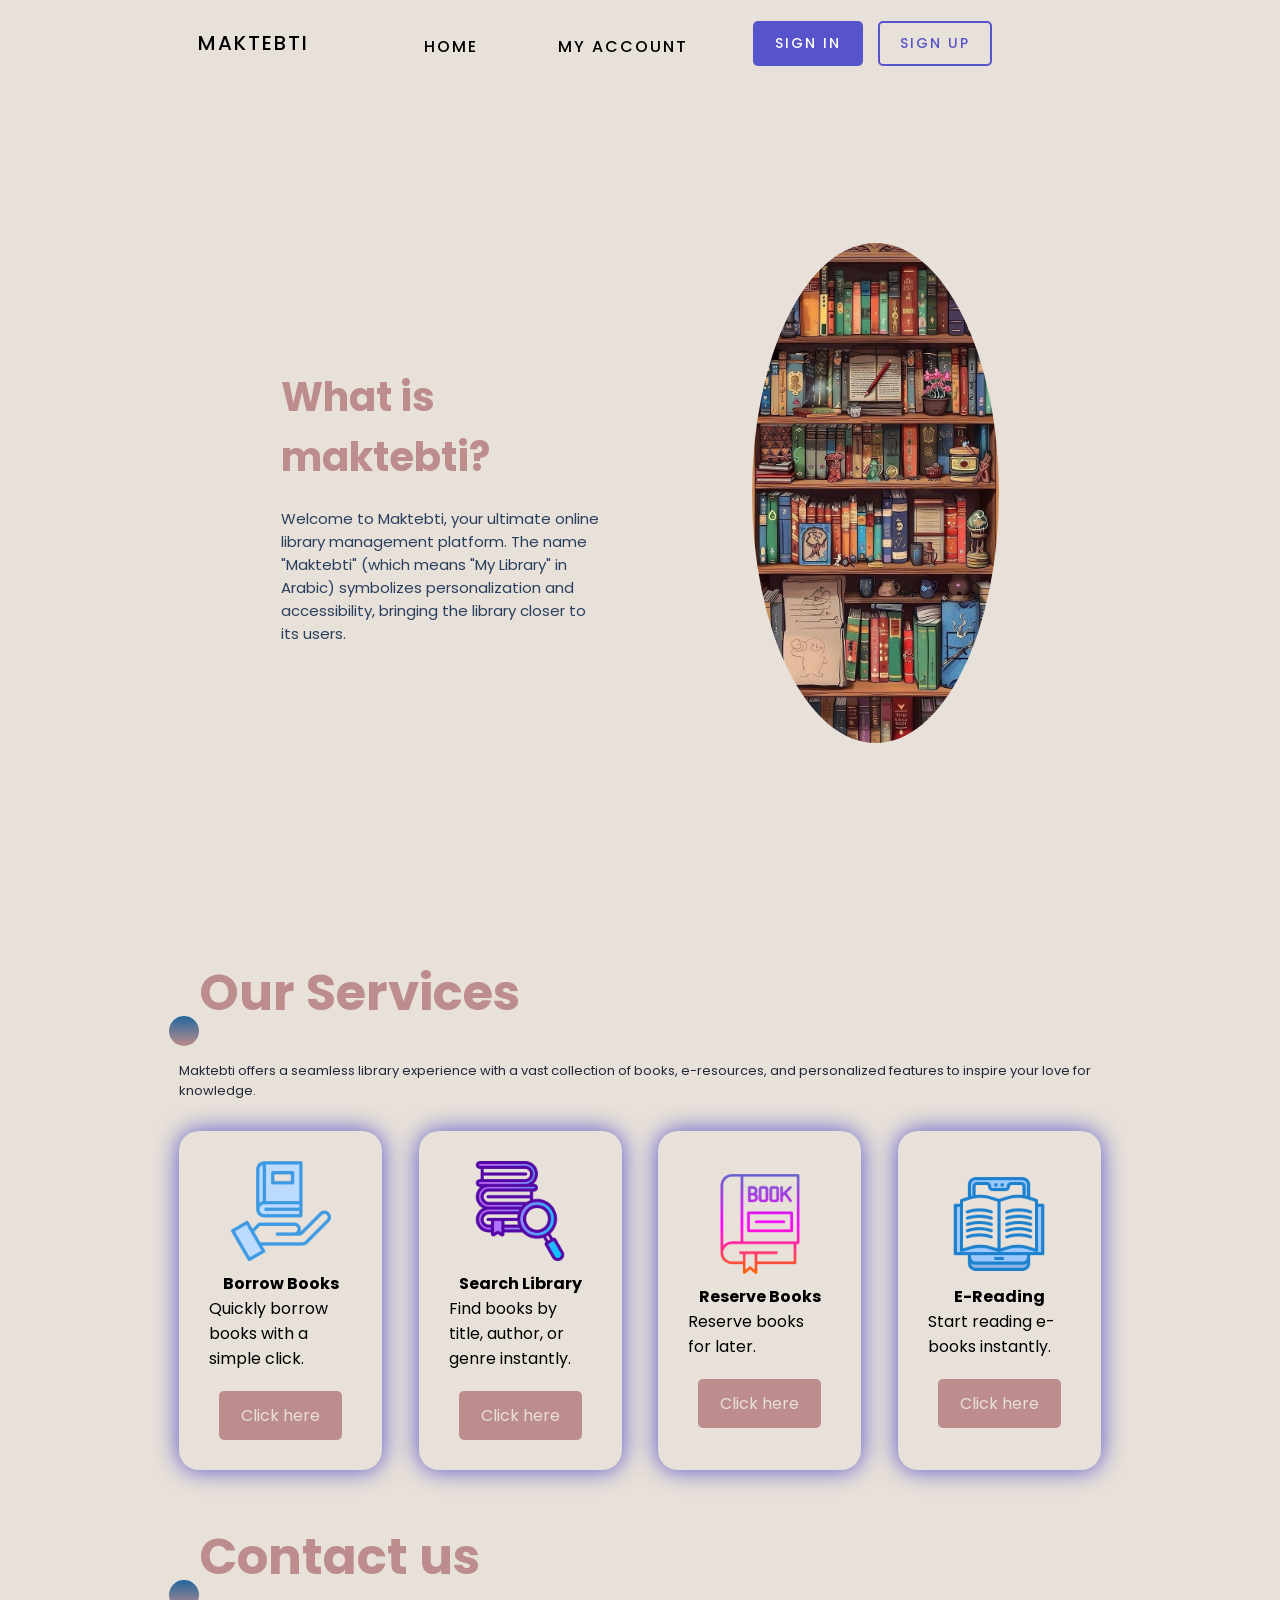
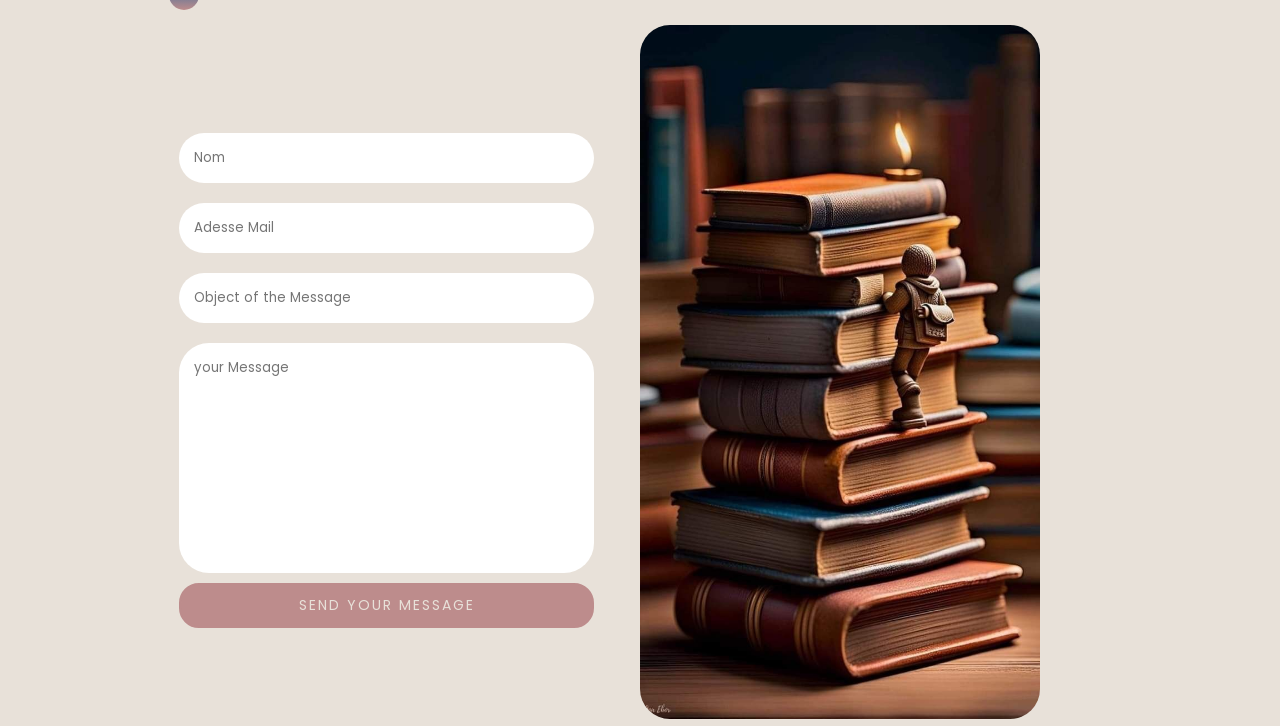
<file: index.html>
<!DOCTYPE html>
<html lang="en">
	<head>
		<meta charset="UTF-8">
    	<meta http-equiv="X-UA-Compatible" content="IE=edge"> 
    	<meta name="viewport" content="width=device-width, initial-scale=1.0">
   		 <link rel="stylesheet" href="style.css"> <link href="https://fonts.googleapis.com/css2?family=Poppins:wght@400;500;600&display=swap" rel="stylesheet">
		<title>Gestion d’une bibliothèque</title>
		<style type="text/css"></style>
	</head >
	
	<body>
	<!--header-->
		<header>
			<a href="" class="header_logo">Maktebti</a>
			<ul class="header_menu">
				<li><a href='main.html'>home</a></li>
				
				<li><a href='#my-account-modal'>My Account</a></li>
				
        	</ul>
        	<div class="header_buttons">
        		<a href="#sign-in-modal">sign in </a>
        		<a href="#sign-up-modal">sign up </a>
        	</div>
    	</header>
    <!--header-->
 	<!-- Sign In Modal -->
	<div id="sign-in-modal" class="modal">
		<div class="modal-content">
			<a href="#" class="close">&times;</a>
			<h2>Sign In</h2>
			<form>
				<label for="sign-in-username">Username:</label>
				<input type="text" id="sign-in-username" placeholder="Enter your username" required>
				
				<label for="sign-in-password">Password:</label>
				<input type="password" id="sign-in-password" placeholder="Enter your password" required>
				
				<button type="submit">Sign In</button>
			</form>
		</div>
	</div>

	<!-- Sign Up Modal -->
	<div id="sign-up-modal" class="modal">
		<div class="modal-content">
			<a href="#" class="close">&times;</a>
			<h2>Sign Up</h2>
			<form>
				<label for="sign-up-username">Username:</label>
				<input type="text" id="sign-up-username" placeholder="Choose a username" required>
			
				<label for="sign-up-password">Password:</label>
				<input type="password" id="sign-up-password" placeholder="Choose a password" required>
			
				<label for="sign-up-email">Email:</label>
				<input type="email" id="sign-up-email" placeholder="Enter your email" required>
			
				<button type="submit">Sign Up</button>
			</form>
		</div>
	</div>
	<!-- My Account Modal -->
	<div id="my-account-modal" class="modal">
		<div class="modal-content">
			<a href="#" class="close">&times;</a>
			<h2>My Account</h2>

			<!-- Account Information -->
			<div class="account-info">
				<label for="account-username">Username:</label>
				<input type="text" id="account-username" placeholder="Your username" value="JohnDoe" disabled>

				<label for="account-email">Email:</label>
				<input type="email" id="account-email" placeholder="Your email" value="john.doe@example.com" required>

				<label for="account-password">Password:</label>
				<input type="password" id="account-password" placeholder="Your password" required>
			</div>

			<!-- Account Statistics -->
			<div class="account-stats">
				<h3>Account Statistics</h3>
				<div class="stat">
					<label>Books Read:</label>
					<span>15</span>
				</div>
				<div class="stat">
					<label>Saved Books:</label>
					<span>8</span>
				</div>
				<div class="stat">
					<label>Last Search:</label>
				</div>
			</div>

			<!-- Save Changes Button -->
			<button type="submit">Save Changes</button>
		</div>
	</div>

	<!--home-->
    <section class="home">
        <div class="left_right">
            <div class="left">
                <h1>What is maktebti?</h1>
                <p>Welcome to Maktebti, your ultimate online library management platform. The name "Maktebti"
					 (which means "My Library" in Arabic) symbolizes personalization and accessibility, bringing 
					 the library closer to its users.</p>
                
            </div>
            <div class="right">
                <img src="photo/img1.jpg">
            </div>
        </div>
    </section>

	<!-- Services Section -->
	<article class="services">
		<h1 class="title">Our Services</h1>
		<p class="small_title">Maktebti offers a seamless library experience with a vast collection of books, e-resources, and personalized features to inspire your love for knowledge.</p>
		<div class="list_services">
			<!-- Borrow Book -->
			<div class="serv">
				<img src="photo/borrow-icon.png" alt="Borrow">
				<h4>Borrow Books</h4>
				<p>Quickly borrow books with a simple click.</p>
				<button class="modal-btn borrow-btn">Click here</button>
				<div class="modal borrow-modal">
					<div class="modal-content">
						<label for="borrow-modal" class="close-btn">&times;</label>
						<h2>Borrow a Book</h2>
						<form action="#">
							<label for="borrow-book-name">Book Name:</label>
							<input type="text" id="borrow-book-name" placeholder="Enter book name" required>
							<label for="borrow-author-name">Author Name:</label>
							<input type="text" id="borrow-author-name" placeholder="Enter author name" required>
							<button type="submit" class="action-btn">Borrow</button>
						</form>
					</div>
				</div>
			</div>
	
			<!-- Search Library -->
			<div class="serv">
				<img src="photo/Search-Library.png" alt="Search">
				<h4>Search Library</h4>
				<p>Find books by title, author, or genre instantly.</p>
				<button class="modal-btn search-btn">Click here</button>
				<div class="modal search-modal">
					<div class="modal-content">
						<label for="search-modal" class="close-btn">&times;</label>
						<h2>Search Books</h2>
						<form action="#">
							<label for="search-book">Book Name:</label>
							<input type="text" id="search-book" placeholder="Enter book name" required>
							<button type="submit" class="action-btn">Search</button>
						</form>
					</div>
				</div>
			</div>
	
			<!-- Reserve Book -->
			<div class="serv">
				<img src="photo/reserve-book.png" alt="Reserve">
				<h4>Reserve Books</h4>
				<p>Reserve books for later.</p>
				<button class="modal-btn reserve-btn">Click here</button>
				<div class="modal reserve-modal">
					<div class="modal-content">
						<label for="reserve-modal" class="close-btn">&times;</label>
						<h2>Reserve a Book</h2>
						<form action="#">
							<label for="reserve-book-name">Book Name:</label>
							<input type="text" id="reserve-book-name" placeholder="Enter book name" required>
							<label for="reserve-author-name">Author Name:</label>
							<input type="text" id="reserve-author-name" placeholder="Enter author name" required>
							<button type="submit" class="action-btn">Reserve</button>
						</form>
					</div>
				</div>
			</div>
	
			<!-- E-Reading -->
			<div class="serv">
				<img src="photo/ebook.png" alt="E-Reading">
				<h4>E-Reading</h4>
				<p>Start reading e-books instantly.</p>
				<button class="modal-btn ebook-btn">Click here</button>
				<div class="modal ebook-modal">
					<div class="modal-content">
						<label for="ebook-modal" class="close-btn">&times;</label>
						<h2>Start Reading</h2>
						<form action="#">
							<label for="ebook-name">Book Name:</label>
							<input type="text" id="ebook-name" placeholder="Enter book name" required>
							<label for="ebook-author">Author Name:</label>
							<input type="text" id="ebook-author" placeholder="Enter author name" required>
							<button type="submit" class="action-btn">Start Reading</button>
						</form>
					</div>
				</div>
			</div>
		</div>
	</article>
	
	<!--contact-->
	<section class="contact">
		<h1 class="title">Contact us</h1>
		<div class="form-image">
			<form>
				<input type="text" placeholder="Nom">
				<input type="text" placeholder="Adesse Mail">
				<input type="text" placeholder="Object of the Message">
				<textarea id="" cols="30" rows="10" placeholder="your Message"></textarea>
				<button class="button_link">
					<a href="#">send your message</a>
				</button>
			</form>
			<div class="image">
				<img src="photo/contact-us.jpg" alt="contact">
			</div>
		</div>
	</section>
	<div style="margin-top:500px"></div>
	</body>
</html>
</file>
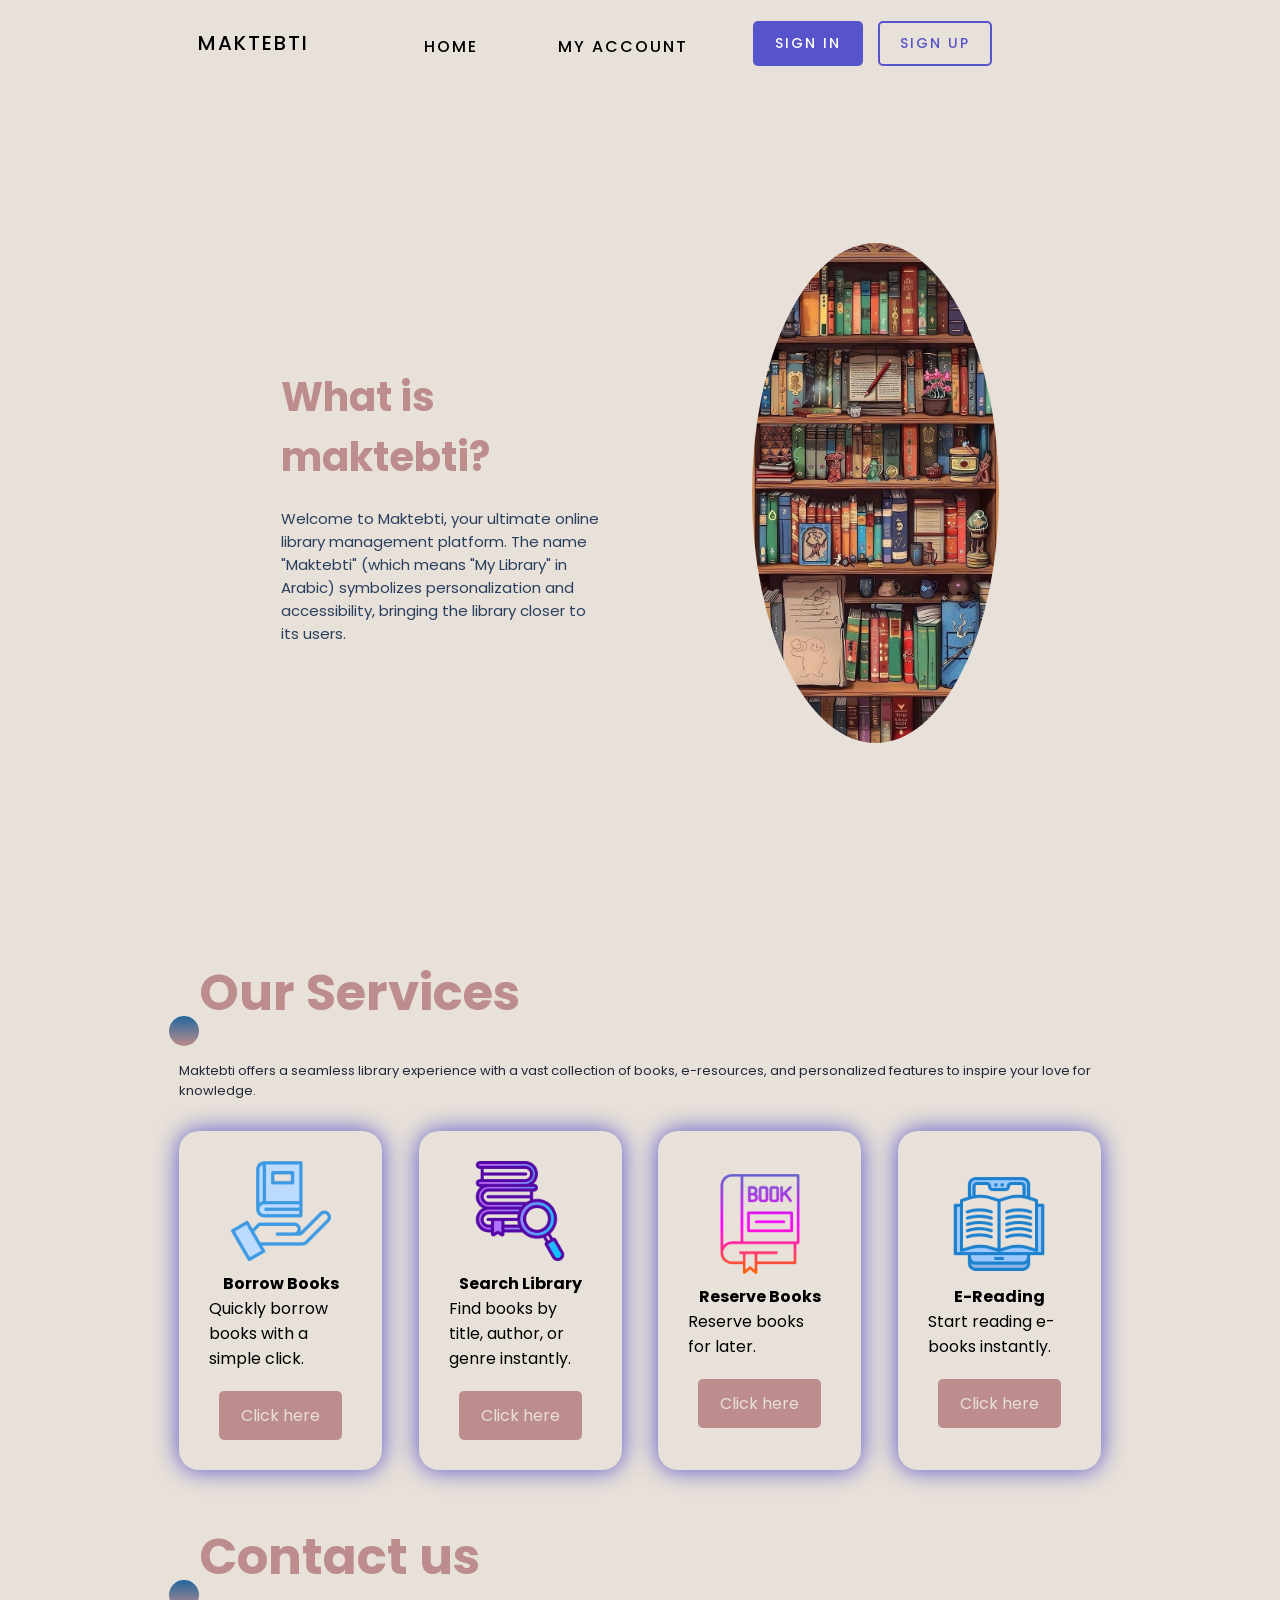
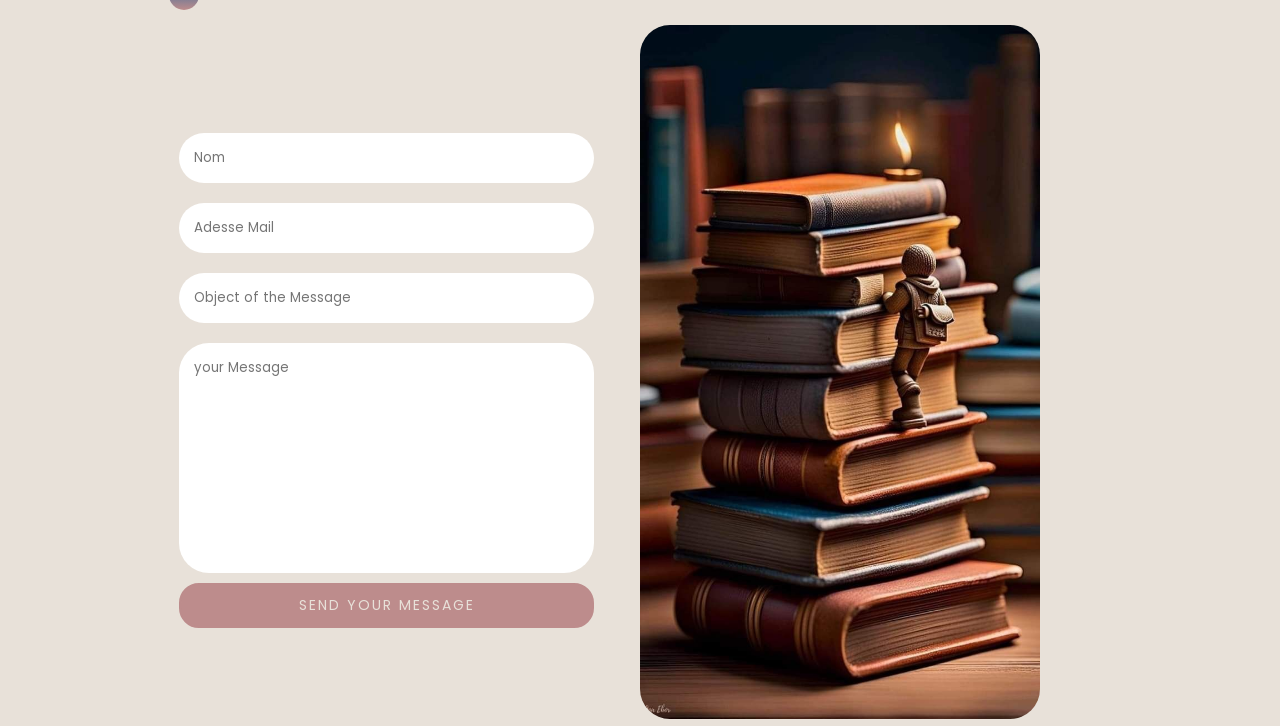
<file: main.html>
<!DOCTYPE html>
<html lang="en">
	<head>
		<meta charset="UTF-8">
    	<meta http-equiv="X-UA-Compatible" content="IE=edge"> 
    	<meta name="viewport" content="width=device-width, initial-scale=1.0">
   		 <link rel="stylesheet" href="style.css"> <link href="https://fonts.googleapis.com/css2?family=Poppins:wght@400;500;600&display=swap" rel="stylesheet">
		<title>Gestion d’une bibliothèque</title>
		<style type="text/css"></style>
	</head >
	
	<body>
	<!--header-->
		<header>
			<a href="" class="header_logo">Maktebti</a>
			<ul class="header_menu">
				<li><a href='main.html'>home</a></li>
				
				<li><a href='#my-account-modal'>My Account</a></li>
				
        	</ul>
        	<div class="header_buttons">
        		<a href="#sign-in-modal">sign in </a>
        		<a href="#sign-up-modal">sign up </a>
        	</div>
    	</header>
    <!--header-->
 	<!-- Sign In Modal -->
	<div id="sign-in-modal" class="modal">
		<div class="modal-content">
			<a href="#" class="close">&times;</a>
			<h2>Sign In</h2>
			<form>
				<label for="sign-in-username">Username:</label>
				<input type="text" id="sign-in-username" placeholder="Enter your username" required>
				
				<label for="sign-in-password">Password:</label>
				<input type="password" id="sign-in-password" placeholder="Enter your password" required>
				
				<button type="submit">Sign In</button>
			</form>
		</div>
	</div>

	<!-- Sign Up Modal -->
	<div id="sign-up-modal" class="modal">
		<div class="modal-content">
			<a href="#" class="close">&times;</a>
			<h2>Sign Up</h2>
			<form>
				<label for="sign-up-username">Username:</label>
				<input type="text" id="sign-up-username" placeholder="Choose a username" required>
			
				<label for="sign-up-password">Password:</label>
				<input type="password" id="sign-up-password" placeholder="Choose a password" required>
			
				<label for="sign-up-email">Email:</label>
				<input type="email" id="sign-up-email" placeholder="Enter your email" required>
			
				<button type="submit">Sign Up</button>
			</form>
		</div>
	</div>
	<!-- My Account Modal -->
	<div id="my-account-modal" class="modal">
		<div class="modal-content">
			<a href="#" class="close">&times;</a>
			<h2>My Account</h2>

			<!-- Account Information -->
			<div class="account-info">
				<label for="account-username">Username:</label>
				<input type="text" id="account-username" placeholder="Your username" value="JohnDoe" disabled>

				<label for="account-email">Email:</label>
				<input type="email" id="account-email" placeholder="Your email" value="john.doe@example.com" required>

				<label for="account-password">Password:</label>
				<input type="password" id="account-password" placeholder="Your password" required>
			</div>

			<!-- Account Statistics -->
			<div class="account-stats">
				<h3>Account Statistics</h3>
				<div class="stat">
					<label>Books Read:</label>
					<span>15</span>
				</div>
				<div class="stat">
					<label>Saved Books:</label>
					<span>8</span>
				</div>
				<div class="stat">
					<label>Last Search:</label>
				</div>
			</div>

			<!-- Save Changes Button -->
			<button type="submit">Save Changes</button>
		</div>
	</div>

	<!--home-->
    <section class="home">
        <div class="left_right">
            <div class="left">
                <h1>What is maktebti?</h1>
                <p>Welcome to Maktebti, your ultimate online library management platform. The name "Maktebti"
					 (which means "My Library" in Arabic) symbolizes personalization and accessibility, bringing 
					 the library closer to its users.</p>
                
            </div>
            <div class="right">
                <img src="photo/img1.jpg">
            </div>
        </div>
    </section>

	<!-- Services Section -->
	<article class="services">
		<h1 class="title">Our Services</h1>
		<p class="small_title">Maktebti offers a seamless library experience with a vast collection of books, e-resources, and personalized features to inspire your love for knowledge.</p>
		<div class="list_services">
			<!-- Borrow Book -->
			<div class="serv">
				<img src="photo/borrow-icon.png" alt="Borrow">
				<h4>Borrow Books</h4>
				<p>Quickly borrow books with a simple click.</p>
				<button class="modal-btn borrow-btn">Click here</button>
				<div class="modal borrow-modal">
					<div class="modal-content">
						<label for="borrow-modal" class="close-btn">&times;</label>
						<h2>Borrow a Book</h2>
						<form action="#">
							<label for="borrow-book-name">Book Name:</label>
							<input type="text" id="borrow-book-name" placeholder="Enter book name" required>
							<label for="borrow-author-name">Author Name:</label>
							<input type="text" id="borrow-author-name" placeholder="Enter author name" required>
							<button type="submit" class="action-btn">Borrow</button>
						</form>
					</div>
				</div>
			</div>
	
			<!-- Search Library -->
			<div class="serv">
				<img src="photo/Search-Library.png" alt="Search">
				<h4>Search Library</h4>
				<p>Find books by title, author, or genre instantly.</p>
				<button class="modal-btn search-btn">Click here</button>
				<div class="modal search-modal">
					<div class="modal-content">
						<label for="search-modal" class="close-btn">&times;</label>
						<h2>Search Books</h2>
						<form action="#">
							<label for="search-book">Book Name:</label>
							<input type="text" id="search-book" placeholder="Enter book name" required>
							<button type="submit" class="action-btn">Search</button>
						</form>
					</div>
				</div>
			</div>
	
			<!-- Reserve Book -->
			<div class="serv">
				<img src="photo/reserve-book.png" alt="Reserve">
				<h4>Reserve Books</h4>
				<p>Reserve books for later.</p>
				<button class="modal-btn reserve-btn">Click here</button>
				<div class="modal reserve-modal">
					<div class="modal-content">
						<label for="reserve-modal" class="close-btn">&times;</label>
						<h2>Reserve a Book</h2>
						<form action="#">
							<label for="reserve-book-name">Book Name:</label>
							<input type="text" id="reserve-book-name" placeholder="Enter book name" required>
							<label for="reserve-author-name">Author Name:</label>
							<input type="text" id="reserve-author-name" placeholder="Enter author name" required>
							<button type="submit" class="action-btn">Reserve</button>
						</form>
					</div>
				</div>
			</div>
	
			<!-- E-Reading -->
			<div class="serv">
				<img src="photo/ebook.png" alt="E-Reading">
				<h4>E-Reading</h4>
				<p>Start reading e-books instantly.</p>
				<button class="modal-btn ebook-btn">Click here</button>
				<div class="modal ebook-modal">
					<div class="modal-content">
						<label for="ebook-modal" class="close-btn">&times;</label>
						<h2>Start Reading</h2>
						<form action="#">
							<label for="ebook-name">Book Name:</label>
							<input type="text" id="ebook-name" placeholder="Enter book name" required>
							<label for="ebook-author">Author Name:</label>
							<input type="text" id="ebook-author" placeholder="Enter author name" required>
							<button type="submit" class="action-btn">Start Reading</button>
						</form>
					</div>
				</div>
			</div>
		</div>
	</article>
	
	<!--contact-->
	<section class="contact">
		<h1 class="title">Contact us</h1>
		<div class="form-image">
			<form>
				<input type="text" placeholder="Nom">
				<input type="text" placeholder="Adesse Mail">
				<input type="text" placeholder="Object of the Message">
				<textarea id="" cols="30" rows="10" placeholder="your Message"></textarea>
				<button class="button_link">
					<a href="#">send your message</a>
				</button>
			</form>
			<div class="image">
				<img src="photo/contact-us.jpg" alt="contact">
			</div>
		</div>
	</section>
	<div style="margin-top:500px"></div>
	</body>
</html>
</file>
<file: style.css>
@import url('https://fonts.googleapis.com/css2?family=Poppins:wght@200;300;400;500&display=swap');
*{
    margin: 0;
    padding: 0;
    box-sizing: border-box;
    font-family: 'Poppins', sans-serif;
}

/*scrollbar*/
::-webkit-scrollbar{
    width: 8px;
}
::-webkit-scrollbar-thumb{
    width: 5px;
    background-color: #E8E1D9;
    border-radius: 6px;
}
/* Poppins Regular */
@font-face {
    font-family: 'Poppins';
    src: url('fonts/Poppins-Regular.woff2') format('woff2'),
         url('fonts/Poppins-Regular.woff') format('woff');
    font-weight: 400; /* Regular weight */
    font-style: normal;
}

/* Poppins Medium */
@font-face {
    font-family: 'Poppins';
    src: url('fonts/Poppins-Medium.woff2') format('woff2'),
         url('fonts/Poppins-Medium.woff') format('woff');
    font-weight: 500; /* Medium weight */
    font-style: normal;
}

/* Poppins Bold */
@font-face {
    font-family: 'Poppins';
    src: url('fonts/Poppins-Bold.woff2') format('woff2'),
         url('fonts/Poppins-Bold.woff') format('woff');
    font-weight: 700; /* Bold weight */
    font-style: normal;
}
@media(max-width: 768px){
    .form-image{
        flex-direction: column;
    }
    .form-image form, .image{
        width: 100%;
        margin-left: 0;
    }
}
h1{
    font-family: 'Poppins', sans-serif;
    font-weight: 700;
}
p{
    font-family: 'Poppins', sans-serif;
    font-weight: 400;
}
/* Apply the font globally */
body {
    font-family: 'Poppins',Arial, sans-serif;
}

body {
    background-color: #E8E1D9;
   height: 100vh;
   overflow: auto;
   padding: 0 10%;
}

a {
    text-decoration: 0;
    color: #E8E1D9;
    font-weight: 400;
    font-size: 14px;
    letter-spacing: 2px;
    text-transform: uppercase;
}
a.open-modal{
    display: inline-block;
    background-color: #222838;
    color:#5753cb;
    padding:10px 15px;
    text-decoration:none;
    border-radius: 5px;
    margin: 20px;
}
a.open-modal{
    background-color: #20669D;
}
ul{
    list-style: none;
}
header {
    display: flex;
    justify-content: flex-start; /* align items to the left */
    align-items: center;
    gap: 50px; /* space between logo and menu */
    padding: 20px 40px;
    background-color: transparent;
    width: 100% ;
  }
  
  .header_logo {
    font-size: 20px;
    font-weight: bold;
    color: #000;
    text-decoration: none;
    letter-spacing: 2px;
  }
  
  .header_menu {
    list-style: none;
    display: flex;
    gap: 30px;
    margin: 0;
    padding: 0;
  }
  
  .header_menu li {
    display: inline-block;
    width: auto;
  }
  
  .header_menu a {
    text-decoration: none;
    color: #000;
    font-size: 16px;
    font-weight: 500;
    text-transform: uppercase;
    padding: 10px 15px; /* Add padding for better clickability */
    display: inline-block; /* Ensure the link behaves like a block for padding */
    border-radius: 5px; /* Optional: Add rounded corners */

  }
  
  .header_menu a:hover::after {
    content: "";
    position: absolute;
    left: 0;
    bottom: -2px;
    height: 2px;
    width: 100%;
    background-color: #222838;
    transition: width 0.3s ease;
  }
  
header.header {
	display: flex;
	justify-content: space-between;
	align-items: center;
	padding: 20px 40px;
	background-color: #f5f0e9;
	font-family: 'Poppins', sans-serif;
}
.header_logo{
    font-weight:500;
}
.header_menu{
    display:flex;
}
.header_menu a {
    margin-left:20px;
    padding-bottom: 3px;
    position:relative;
}
.header_menu a:hover:after {
    position:relative;
    left:0;
    bottom: -2px;
    content:"";
    height:1px;
    width:0%;
    background-color: #222838;
    transition: 0.5s ease-out;
}
.header_menu a:hover:after {
    width:100%;
}
.header_buttons {
    display: flex;
    gap: 15px; /* Add spacing between buttons */
}

.header_buttons a {
    text-decoration: none;
    color: white;
    background-color: #5753cb;
    padding: 10px 20px;
    border-radius: 5px;
    text-transform: uppercase;
    font-weight: 500;
    font-size: 14px;
    border: 2px solid transparent;
    transition: all 0.3s ease;
}

.header_buttons a:hover {
    background-color: #4a47a3;
    border-color: #4a47a3;
    color: white;
}

/* Fix for the secondary button */
.header_buttons a:last-child {
    background-color: transparent;
    color: #5753cb;
    border: 2px solid #5753cb;
}

.header_buttons a:last-child:hover {
    background-color: #5753cb;
    color: white;
}

/* Remove unintended hover effects */
header a:hover::after,
header a:hover::before {
    content: none;
}
.button_link{
    padding: 10px 20px;
    text-decoration: none;
    background-color: #BD8C8C;
    color: #BD8C8C;
    border-radius: 20px;
    text-align: center;
    display: inline-block;
    transition: background-color 0.3s ease;
    border: 2px solid #BD8C8C;
}
.button_link:hover{
    background-color: #E8E1D9;
    outline: none;
}
header a {
    padding: 8px 30px;
    text-decoration:none;
    font-size: 12px;
    border: none;
    color: #222838;
    transition: 0.5s;
    position: relative;
}
header a:hover {
    background-color: #5753cb;
    border: 2px solid #fff;
    border-radius: 6px;
    transform: rotate(10deg);
    color: #fff;
}
/* Modal Styles */
.modal {
    display: none;
    position: fixed;
    z-index: 1000;
    left: 0;
    top: 0;
    width: 100%;
    height: 100%;
    background-color: rgba(0, 0, 0, 0.5); /* Semi-transparent background */
    justify-content: center;
    align-items: center;
}

.modal:target {
    display: flex; /* Show the modal when targeted */
}

.modal-content {
    background-color: #E8E1D9;
    padding: 2.5rem;
    border-radius: 10px;
    width: 90%;
    max-width: 400px;
    text-align: center;
    position: relative;
}
.modal-content h2 {
    margin-bottom: 1rem;
    color: #333;
}

.modal-content form {
    display: flex;
    flex-direction: column;
    gap: 1rem;
    color: #333;
}

.modal-content input {
    padding: 0.5rem;
    border: 1px solid #BD8C8C;
    border-radius: 4px;
    width: 100%;
}

.modal-content button {
    background-color: #BD8C8C;
    color: white;
    border: 2px solid #E8E1D9;
    padding: 0.5rem 1rem;
    font-size: 1rem;
    cursor: pointer;
    border-radius: 5px;
}

.modal-content button:hover {
    background-color: #9C6B6B;
}

/* Close Button */
.modal-content .close {
    position: absolute;
    top: 10px;
    right: 15px;
    font-size: 1.5rem;
    color: #333;
    text-decoration: none;
}
/* My Account Modal */
#my-account-modal .modal-content {
    background-color: #BD8C8C;
    color: #333;
    padding: 2rem;
    max-width: 600px;
    width: 100%;
    border-radius: 10px;
    text-align: left;
    position: relative;
}

#my-account-modal h2 {
    margin-bottom: 1rem;
    color: #E8E1D9;
}

#my-account-modal input {
    border: 1px solid #fff;
    background-color: #fff;
    padding: 0.8rem;
    width: 100%;
    border-radius: 4px;
    margin-bottom: 1rem;
}

#my-account-modal button {
    background-color: #E8E1D9;
    color: white;
    border: 2px solid #E8E1D9;
    padding: 0.8rem 2rem;
    font-size: 1rem;
    cursor: pointer;
    border-radius: 5px;
    margin-top: 1rem;
}

#my-account-modal button:hover {
    background-color: #BD8C8C;
}

/* Account Statistics */
.account-stats {
    margin-top: 2rem;
}

.account-stats h3 {
    color: #E8E1D9;
    margin-bottom: 1rem;
}

.account-stats .stat {
    margin-bottom: 1rem;
}

.account-stats .stat label {
    font-weight: bold;
    color: #E8E1D9;
}

.account-stats .stat span {
    color: #E8E1D9;
    font-size: 1.1rem;
}

/* Modal Close Button */
.modal-content .close {
    position: absolute;
    top: 10px;
    right: 15px;
    font-size: 1.5rem;
    color: #333;
    text-decoration: none;
}


.home {
    display: flex;
    align-items: center;
    height: calc(100% - 80px);
    padding: 0 20px;
}
.left_right {
    padding: 0% 10%;
    display: flex;
    align-items: center;
    justify-content: space-between;
    margin: 0 10px;
}
.left {
    width: 45%;
    animation-delay: 1s;
    
}

.left span {
    color: #20669D;
    font-size: 12px;
}
.left h1 {
    color: #BD8C8C;
    margin: 20px 0;
    font-size: 40px;
    animation-delay: 2s;
    

}
.left p {
    color: #2A3F5E;
    font-size: 15px;
}



.right {
    width: 40%;
    perspective: 1000px;
    padding: 0 20px;
    transform-style:preserve-3d;
}
.right img {
    width: 100%;
    height: 500px;
    object-fit: cover;
    transition: 0.5s;
    transform-style:preserve-3d;
    border-radius: 50%;
    margin: 0 20px;
    animation-delay: 2s;
    
}
.right img:hover {
    transform: rotateY(180deg);
}
.features {
  display: flex;
  justify-content: space-around;
  margin-top: 30px;
}
.feature {
  text-align: center;
  max-width: 200px;
}
.feature img {
  width: 50px;
  height: 50px;
  margin-bottom: 10px;
}
/* Services Section */
section {
    padding: 0 5%;
    margin-bottom: 50px;
}

.title {
    text-transform: none;
    color: #BD8C8C;
    font-size: 50px;
    position: relative;
    margin-left: 20px;
    margin-bottom: 30px;
}

.title::after {
    content: "";
    position: absolute;
    top: 80%;
    left: -30px;
    z-index: -2;
    height: 30px;
    width: 30px;
    border-radius: 50%;
    background: linear-gradient(#20669D, #BD8C8C);
}

.small_title {
    font-size: small;
    color: #222838;
}

.list_services {
    margin: 30px 0;
    display: flex;
    justify-content: space-between;
    flex-wrap: nowrap;
    gap: 20px;
}

.serv {
    border-radius: 20px;
    box-shadow: 0 0 25px #5753cb;
    width: 22%;
    padding: 30px;
    display: flex;
    align-items: center;
    flex-direction: column;
    justify-content: center;
}

.serv img {
    width: 100px;
    margin-bottom: 10px;
}

/* Button Styles */
/* Home Section */
.home {
    padding: 50px 5%;
    display: flex;
    justify-content: space-between;
}

.left {
    width: 45%;
}

.right img {
    width: 100%;
}

/* Services Section */
.services {
    padding: 0 5%;
    margin-bottom: 50px;
}

.title {
    text-transform: none;
    color: #BD8C8C;
    font-size: 50px;
    margin-left: 20px;
    margin-bottom: 30px;
}

.small_title {
    font-size: small;
    color: #222838;
}

.list_services {
    display: flex;
    justify-content: space-between;
    gap: 20px;
}

.serv {
    border-radius: 20px;
    box-shadow: 0 0 25px #5753cb;
    width: 22%;
    padding: 30px;
    display: flex;
    align-items: center;
    flex-direction: column;
    justify-content: center;
    position: relative;
}

.serv img {
    width: 100px;
    margin-bottom: 10px;
}

.modal-btn {
    background-color: #BD8C8C;
    color: #E8E1D9;
    padding: 12px 25px;
    font-size: 16px;
    border: 2px solid #BD8C8C;
    border-radius: 5px;
    cursor: pointer;
    margin-top: 20px;
    padding: 10px 20px ;
    display: inline-block;
    transition: background-color 0.3s;
}

.modal-btn:hover {
    background-color: #E8E1D9;
}

/* Modal Styles */
.modal {
    display: none;
    position: fixed;
    z-index: 1;
    left: 0;
    top: 0;
    width: 100%;
    height: 100%;
    background-color: rgba(0, 0, 0, 0.4);
}

.modal-content {
    background-color: #BD8C8C;
    margin: 15% auto;
    padding: 20px;
    width: 80%;
    max-width: 500px;
    border-radius: 10px;
}

.close-btn {
    position: absolute;
    top: 10px;
    right: 10px;
    font-size: 30px;
    cursor: pointer;
}

label {
    font-size: 16px;
    display: block;
    margin-top: 10px;
    color: #E8E1D9;
}

input {
    width: 100%;
    padding: 10px;
    margin: 8px 0;
    border-radius: 5px;
    border: 1px solid #ccc;
}

button.action-btn {
    background-color: #BD8C8C;
    color: white;
    padding: 12px 20px;
    font-size: 16px;
    border: 2px solid #E8E1D9;
    border-radius: 5px;
    cursor: pointer;
    margin-top: 10px;
}

button.action-btn:hover {
    background-color: #BD8C8C;
}

/* Show Modal when button is clicked */
.search-btn:focus + .search-modal,
.reserve-btn:focus + .reserve-modal,
.ebook-btn:focus + .ebook-modal,
.borrow-btn:focus + .borrow-modal {
    display: block;
}
/*contact us*/
.form-image{
    display: flex;
    justify-content: space-between;
    align-items: center;
    gap: 20px;
}
.form-image form{
    width: 45%;
    display: flex;
    flex-direction: column;
} 
.image{
    width: 50%;
}
.image img{
    width: 100%;
    max-width: 400px;
    object-fit: cover;
    border-radius: 30px;
}
.form-image form input, textarea{
    margin: 10px 0;
    padding: 15px;
    border-radius: 30px;
    background-color: #fff;
    border: 0;
    outline: 0;
    resize: none;
    width: 100%;
}
.form_btn{
    width: fit-content;
    margin-top: 20px;
}

/* Search Bar */
.search-bar {
    display: flex;
    align-items: center;
    justify-content: center;
    margin: 20px auto;
    padding: 10px;
    max-width: 600px;
    background-color: #f5f0e9;
    border-radius: 30px;
    box-shadow: 0 2px 5px rgba(0, 0, 0, 0.1);
}

.search-bar.hidden {
    display: none; /* Hide the search bar by default */
}

.search-bar input {
    flex: 1;
    padding: 10px 15px;
    border: none;
    border-radius: 30px 0 0 30px;
    outline: none;
    font-size: 16px;
}

.search-bar button {
    padding: 10px 20px;
    border: none;
    background-color: #5753cb;
    color: white;
    font-size: 16px;
    border-radius: 0 30px 30px 0;
    cursor: pointer;
    transition: background-color 0.3s ease;
}

.search-bar button:hover {
    background-color: #4a47a3;
}

/* Logo Image */
.logo-image {
    width: 150px; /* Adjust the width as needed */
    height: auto; /* Maintain aspect ratio */
    object-fit: contain; /* Ensure the image fits within the dimensions */
}

.header_logo:hover,
.logo-image:hover {
    pointer-events: none; /* Prevent hover interactions */
    background-color: transparent; /* Ensure no background change */
    transform: none; /* Ensure no transformations */
}
.error-message {
    color: red;
    font-size: 14px;
    margin-top: 10px;
}

.error-message p {
    margin: 5px 0;
}

.success-message {
    color: green;
    font-size: 14px;
    margin-top: 10px;
}
#accountMessage {
    margin-top: 10px;
    min-height: 20px;
    white-space: pre-line;
    display: block;
    visibility: visible;
}
#borrowMessage {
    margin-top: 10px;
    min-height: 20px;
    white-space: pre-line;
    display: block;
    visibility: visible;
}
</file>
